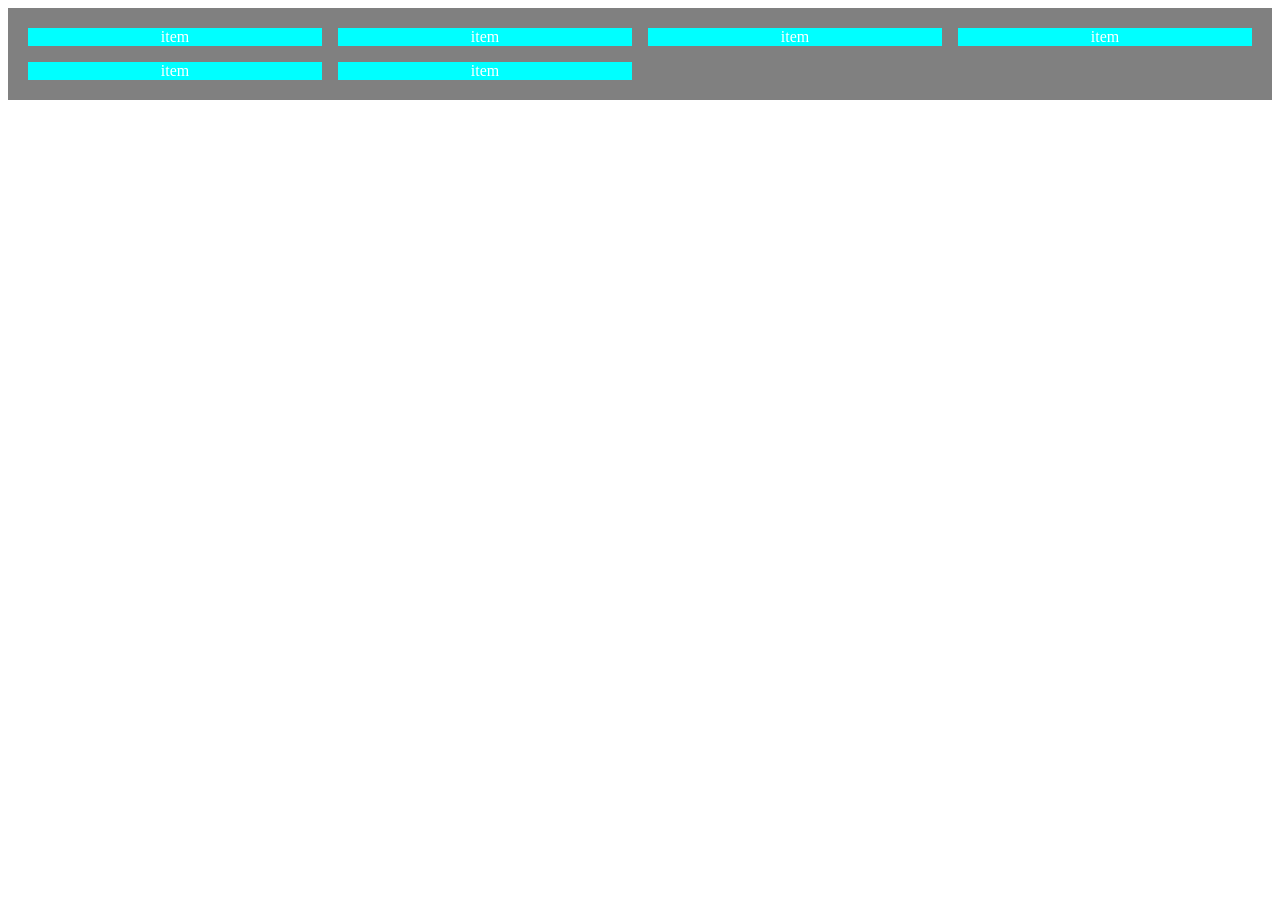
<file: OneDrive - Cambodia Academy of Digital Technology/Documents/CADT/Year2/TERM1/Fundamental Web Design (UIUX, HTML, CSS)/week5/practice1/index.html>
<!DOCTYPE html>
<html lang="eng">

    <head>
        <meta name="viewport" content="width=device-width, initial-scale=1.0">
        <title>ResponsiveGridLayout</title>
        <link rel="stylesheet" href="style.css">
    </head>
    <body>
        <div class="container">
            <div class="item">item</div>
            <div class="item">item</div>
            <div class="item">item</div>  
            <div class="item">item</div>
            <div class="item">item</div>
            <div class="item">item</div> 
        </div>
    </body>



</html>
</file>
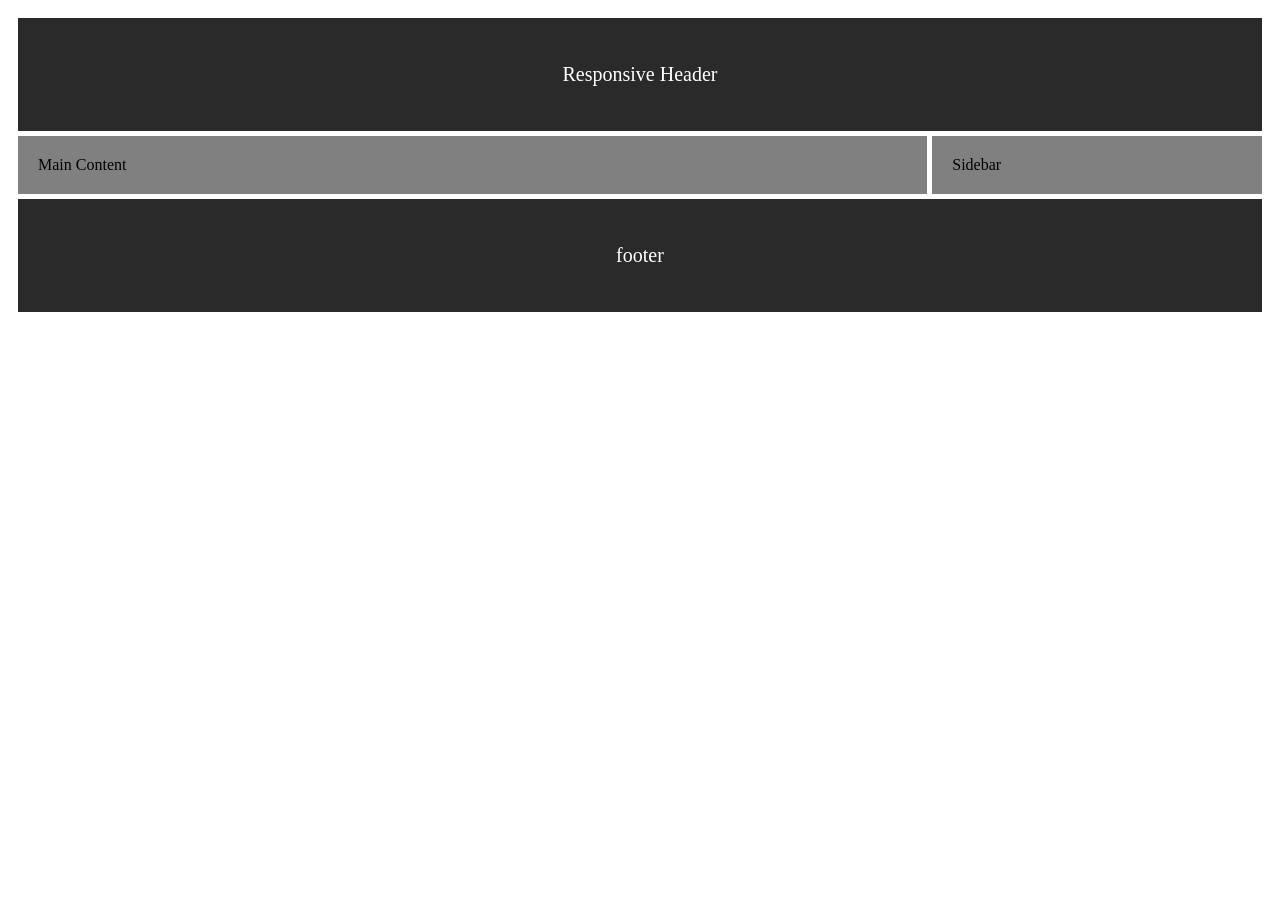
<file: OneDrive - Cambodia Academy of Digital Technology/Documents/CADT/Year2/TERM1/Fundamental Web Design (UIUX, HTML, CSS)/week5/practice3/index.html>
<!DOCTYPE html>
<html lang="eng">
    <head>
        <meta name="viewport" content="width=device-width, initial-scale=1.0">
        <title>ResponsiveWeblayout</title>
        <link rel="stylesheet" href="style.css">
    </head>
    <body>
        <div class="container">
            <div class="head">Responsive Header</div>

            <div class="center">
                <div class="bars main-content">Main Content</div>
                <div class="bars sidebar">Sidebar</div>
            </div>

            <div class="footer">footer</div>
        </div>
    </body>



</html>
</file>
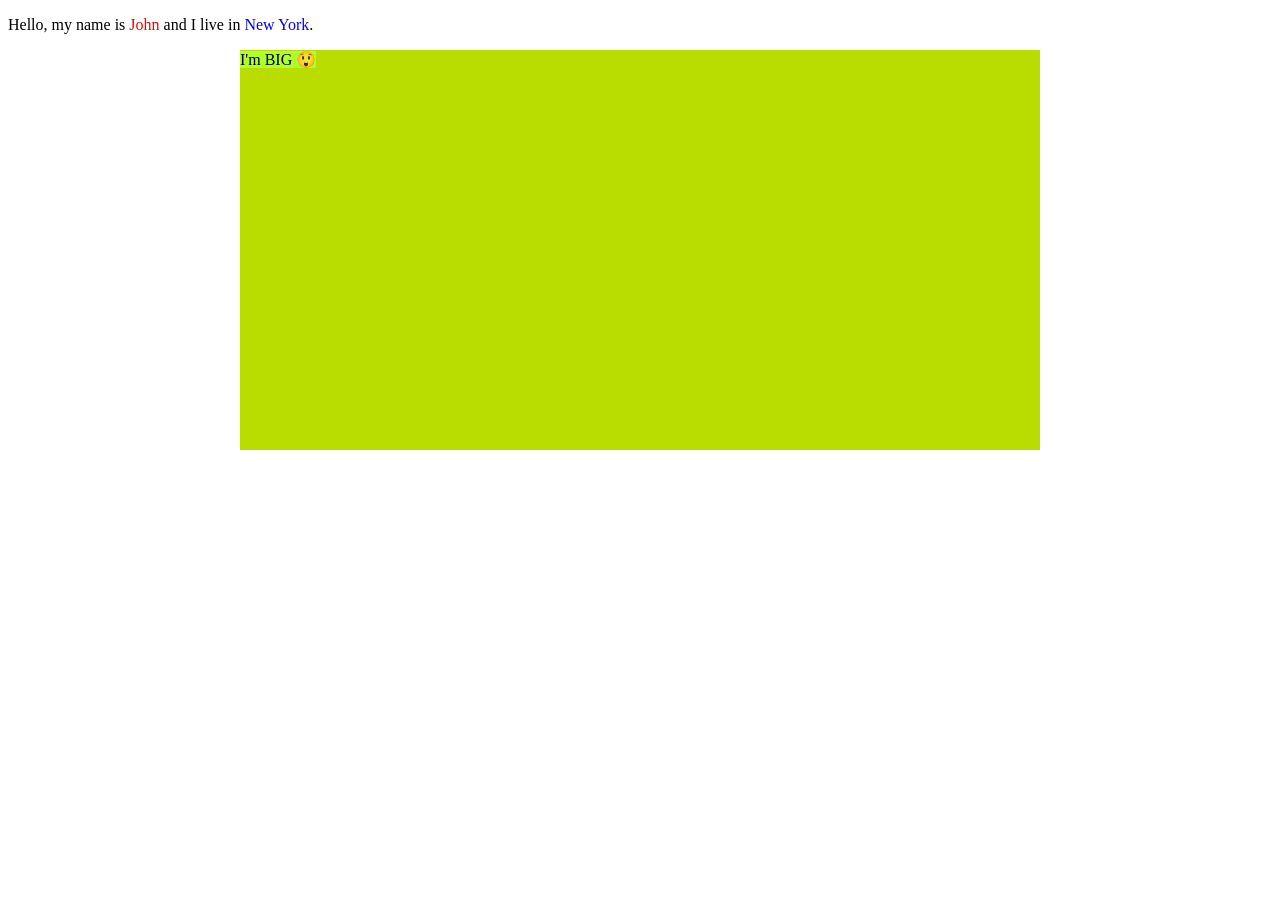
<file: OneDrive - Cambodia Academy of Digital Technology/Documents/CADT/Year2/TERM1/Fundamental Web Design (UIUX, HTML, CSS)/week5/practise4/index.html>
<!DOCTYPE html>
<html lang="eng">
    <head>
        <meta name="viewport" content="width=device-width, initial-scale=1.0">
        <title>media&&clamp</title>
        <link rel="stylesheet" href="style.css">
    </head>
    <body>
        <p>
            Hello, my name is <span style="color: red;">John</span> and I live in <span style="color: blue;">New York</span>.
        </p>
        <div class="content">
            <span class="small">I'm SMALL 😲</span>
            <span class="big">I'm BIG 😲</span>
        </div>
    </body>



</html>
</file>
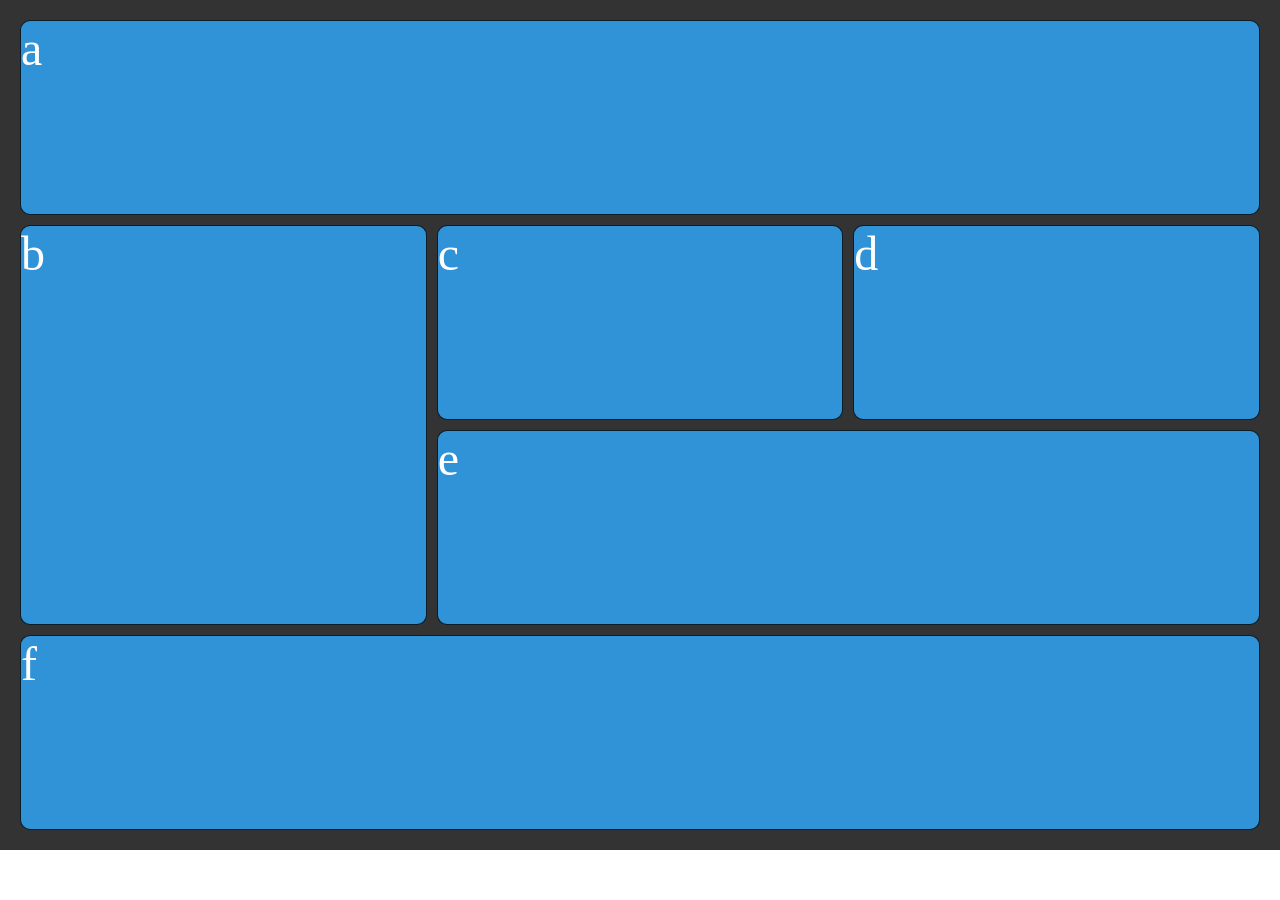
<file: OneDrive - Cambodia Academy of Digital Technology/Documents/CADT/Year2/TERM1/Fundamental Web Design (UIUX, HTML, CSS)/START-CODE-week4/START-CODE--Week4/EX-1/index.html>
<!DOCTYPE html>
<html lang="en">
<head>
    <meta charset="UTF-8">
    <meta name="viewport" content="width=device-width, initial-scale=1.0">
    <title>Grid</title>
    <link rel="stylesheet" href="style.css">
</head>
<body>
    <div class="wrapper">
        <div class="item a">a</div>
        <div class="item b">b</div>
        <div class="item c">c</div>  
        <div class="item d">d</div>
        <div class="item e">e</div>
        <div class="item f">f</div>  
      </div>
</body>
</html>
</file>
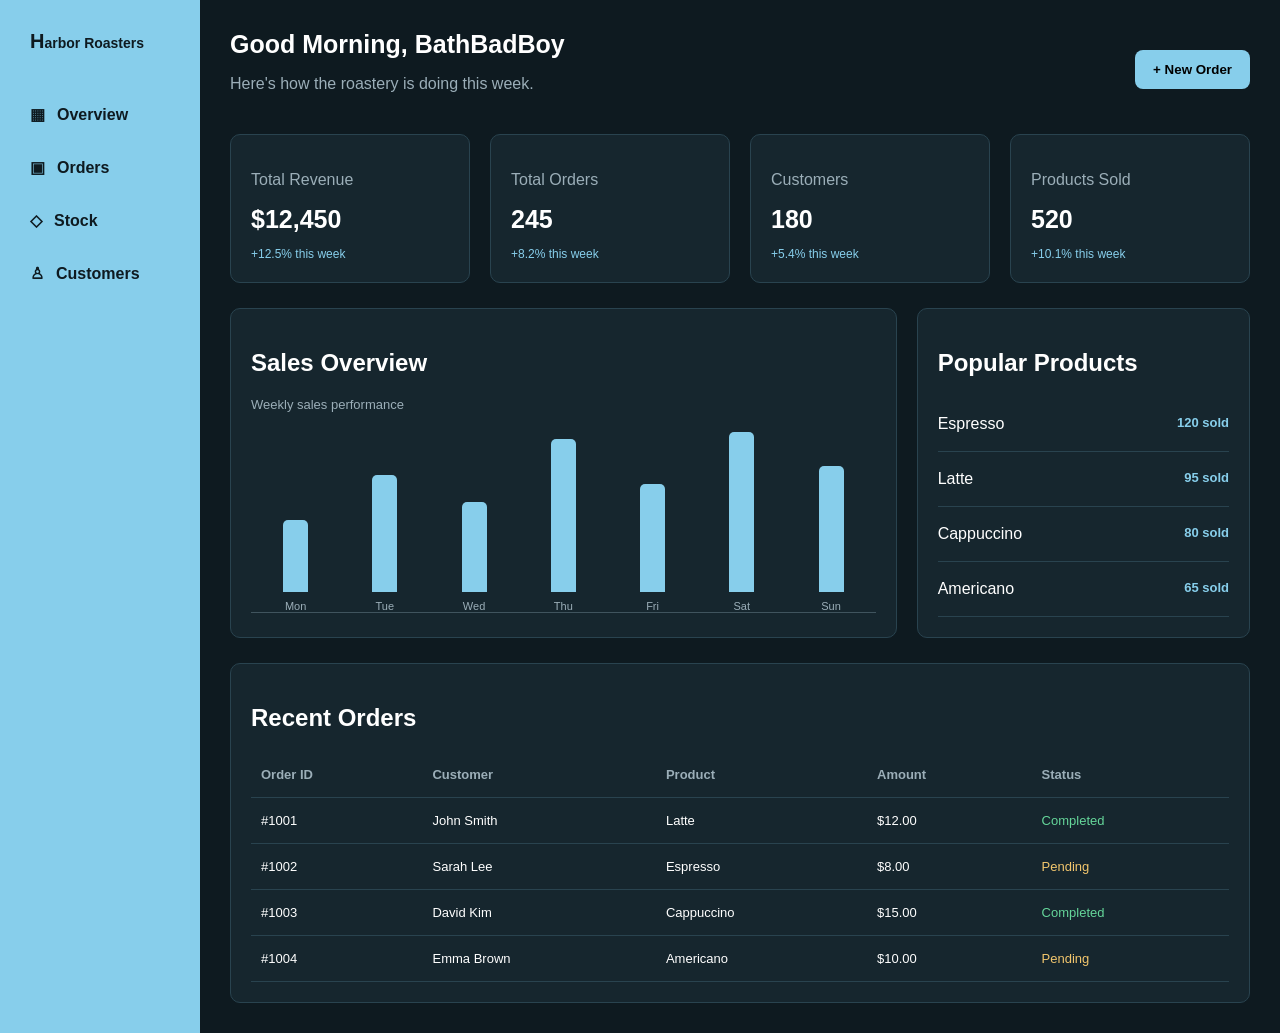
<file: OneDrive - Cambodia Academy of Digital Technology/Documents/CADT/Year2/TERM1/Fundamental Web Design (UIUX, HTML, CSS)/START-CODE-week4/START-CODE--Week4/Ex-4/index.html>
<!DOCTYPE html>
<html lang="en">
<head>
    <meta charset="UTF-8">
    <meta name="viewport" content="width=device-width, initial-scale=1.0">
    <title>Dashboard layout</title>
    <link rel="stylesheet" href="style.css">
</head>
<body>

    <div class="app">

        <!-- Sidebar -->
        <div class="side">

            <div class="logo">H<span>arbor Roasters</span></div>

            <div class="feature">
                <a href="#overview">▦ <span>Overview</span></a>
                <a href="#orders">▣ <span>Orders</span></a>
                <a href="#stock">◇ <span>Stock</span></a>
                <a href="#customers">♙ <span>Customers</span></a>
            </div>

        </div>

        <!-- Main Dashboard -->
        <div class="main">

            <div class="header" id="overview">
                <div>
                    <h1>Good Morning, BathBadBoy</h1>
                    <p>Here's how the roastery is doing this week.</p>
                </div>

                <button>+ New Order</button>
            </div>

            <!-- Head section -->
            <div class="meterail">

                <div class="info">
                    <p>Total Revenue</p>
                    <h2>$12,450</h2>
                    <span>+12.5% this week</span>
                </div>

                <div class="info">
                    <p>Total Orders</p>
                    <h2>245</h2>
                    <span>+8.2% this week</span>
                </div>

                <div class="info">
                    <p>Customers</p>
                    <h2>180</h2>
                    <span>+5.4% this week</span>
                </div>

                <div class="info">
                    <p>Products Sold</p>
                    <h2>520</h2>
                    <span>+10.1% this week</span>
                </div>

            </div>

            <!-- Middle Section -->
            <div class="content">

                <div class="sales">
                    <h2>Sales Overview</h2>
                    <p>Weekly sales performance</p>

                    <div class="chart">

                        <div class="bar">
                            <div class="bar1" style="height:40%"></div>
                            <span>Mon</span>
                        </div>

                        <div class="bar">
                            <div class="bar1" style="height:65%"></div>
                            <span>Tue</span>
                        </div>

                        <div class="bar">
                            <div class="bar1" style="height:50%"></div>
                            <span>Wed</span>
                        </div>

                        <div class="bar">
                            <div class="bar1" style="height:85%"></div>
                            <span>Thu</span>
                        </div>

                        <div class="bar">
                            <div class="bar1" style="height:60%"></div>
                            <span>Fri</span>
                        </div>

                        <div class="bar">
                            <div class="bar1" style="height:95%"></div>
                            <span>Sat</span>
                        </div>

                        <div class="bar">
                            <div class="bar1" style="height:70%"></div>
                            <span>Sun</span>
                        </div>

                    </div>
                </div>

                <div class="popular" id="stock">
                    <h2>Popular Products</h2>

                    <div class="product">
                        <span>Espresso</span>
                        <b>120 sold</b>
                    </div>

                    <div class="product">
                        <span>Latte</span>
                        <b>95 sold</b>
                    </div>

                    <div class="product">
                        <span>Cappuccino</span>
                        <b>80 sold</b>
                    </div>

                    <div class="product">
                        <span>Americano</span>
                        <b>65 sold</b>
                    </div>

                </div>

            </div>

            <!-- Recent Orders -->
            <div class="orders" id="orders">

                <h2>Recent Orders</h2>

                <table>
                    <tr>
                        <th>Order ID</th>
                        <th>Customer</th>
                        <th>Product</th>
                        <th>Amount</th>
                        <th>Status</th>
                    </tr>

                    <tr>
                        <td>#1001</td>
                        <td>John Smith</td>
                        <td>Latte</td>
                        <td>$12.00</td>
                        <td class="completed">Completed</td>
                    </tr>

                    <tr>
                        <td>#1002</td>
                        <td>Sarah Lee</td>
                        <td>Espresso</td>
                        <td>$8.00</td>
                        <td class="pending">Pending</td>
                    </tr>

                    <tr>
                        <td>#1003</td>
                        <td>David Kim</td>
                        <td>Cappuccino</td>
                        <td>$15.00</td>
                        <td class="completed">Completed</td>
                    </tr>

                    <tr>
                        <td>#1004</td>
                        <td>Emma Brown</td>
                        <td>Americano</td>
                        <td>$10.00</td>
                        <td class="pending">Pending</td>
                    </tr>

                </table>

            </div>

        </div>

    </div>

</body>
</html>
</file>
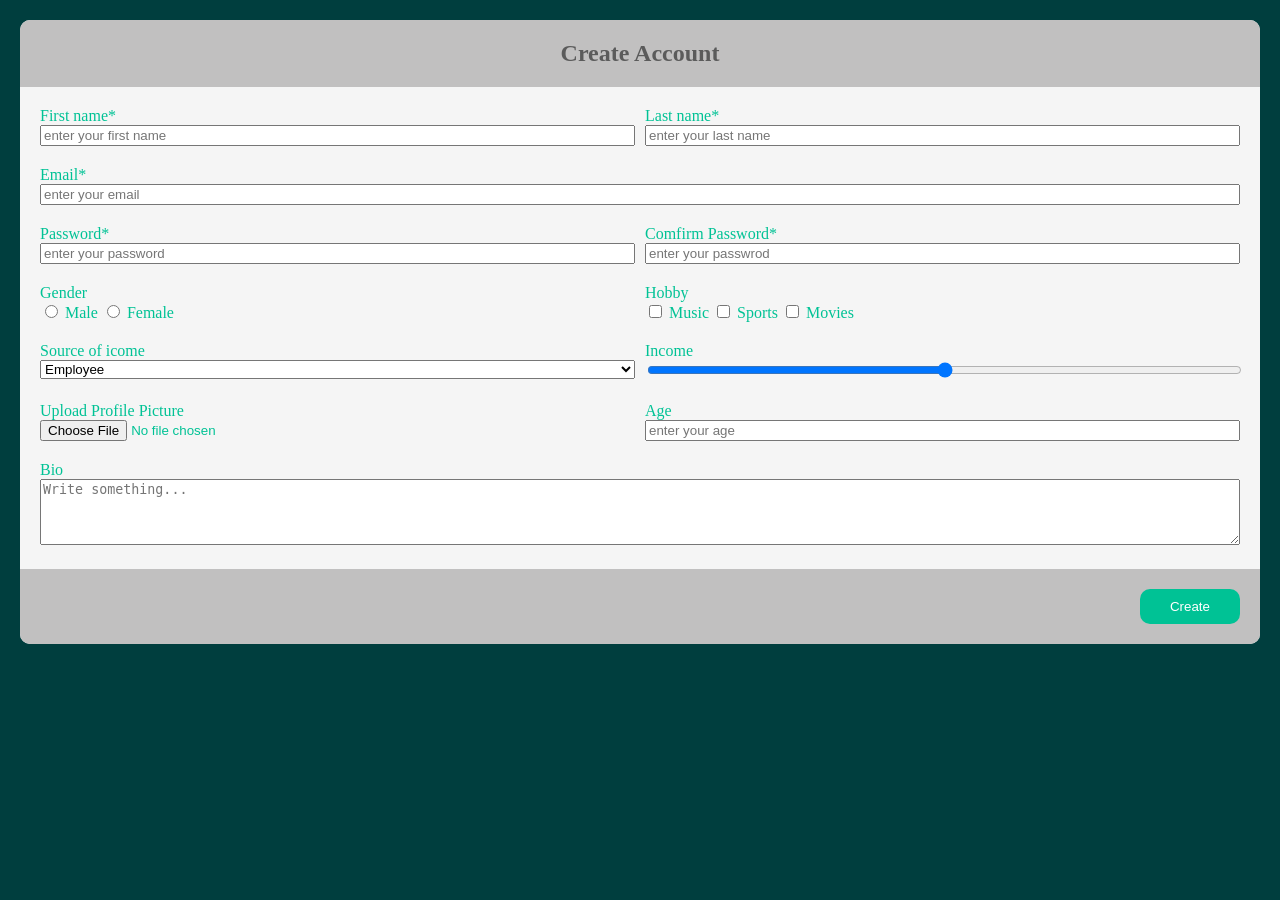
<file: OneDrive - Cambodia Academy of Digital Technology/Documents/CADT/Year2/TERM1/Fundamental Web Design (UIUX, HTML, CSS)/week5/practice-form&input/createAccount.html>
<!DOCTYPE html>
<html lang="eng">
    <head>
        <meta name="viewport" content="width=device-width, initial-scale=1.0">
        <title>CreateAccount</title>
        <link rel="stylesheet" href="styles.css">
    </head>
    <body>
        <div class="container">
            <div class="head">Create Account</div>

            <div class="middle">
                <div class="name">
                    <label>
                        First name*<br>
                        <input type="text" placeholder="enter your first name">
                    </label>
                    <label>
                        Last name*<br>
                        <input type="text" placeholder="enter your last name">
                    </label>
                </div>

                <label class="email">Email*<br>
                    <input type="email" placeholder="enter your email">
                </label>

                <div class="password">
                    <label>
                        Password*<br>
                        <input type="text" placeholder="enter your password">
                    </label>
                    <label>
                        Comfirm Password*<br>
                        <input type="text" placeholder="enter your passwrod">
                    </label>
                </div>

                <div class="gender">
                    <label>
                        Gender<br>
                        <input type="radio" value="male">
                        <label>Male</label>
                        <input type="radio" value="female">
                        <label>Female</label>
                    </label>
                    <label>
                        Hobby<br>
                        <input type="checkbox">
                        <label>Music</label>
                        <input type="checkbox">
                        <label>Sports</label>
                        <input type="checkbox">
                        <label>Movies</label>
                    </label>
                </div>

                <div class="source">
                    <label>
                        Source of icome<br>
                        <select>
                            <option>Employee</option>
                            <option>BOSS</option>
                            <option>CEO</option>
                            <option>Manager</option>
                        </select>
                    </label>
                    <label>
                        Income<br>
                        <input type="range" min="0" max="1000">
                    </label>
                </div>

                <div class="file">
                    <label>
                        Upload Profile Picture<br>
                        <input type="file">
                    </label>
                    <label>
                        Age<br>
                        <input type="text" placeholder="enter your age">
                    </label>
                </div>
                <div class="bio">
                    <label>
                        Bio<br>
                        <textarea rows="4"
                        placeholder="Write something..."></textarea>
                    </label>
                </div>
            </div>
            <div class="footer">
                <button>Create</button>
            </div>
        </div>
        
    </body>
</html>
</file>
<file: OneDrive - Cambodia Academy of Digital Technology/Documents/CADT/Year2/TERM1/Fundamental Web Design (UIUX, HTML, CSS)/week5/practice1/style.css>
.container{
    display:grid;
    grid-template-columns: repeat(4,1fr);
    background-color: gray;
    gap:1em;
    padding: 20px;
}

.item{
    background-color: aqua;
    color:white;
    text-align: center;
}

@media (max-width: 1000px) {
    .container{
        grid-template-columns: repeat(3,1fr);
    }
}

@media (max-width: 768px) {
    .container{
        grid-template-columns: repeat(2,1fr);
    }
}

@media (max-width: 480px) {
    .container{
        grid-template-columns: 1fr;
    }
}
</file>
<file: OneDrive - Cambodia Academy of Digital Technology/Documents/CADT/Year2/TERM1/Fundamental Web Design (UIUX, HTML, CSS)/week5/practice3/style.css>
.container{
    display:grid;
    grid-template-rows: auto 1fr auto;
    gap:5px;
    margin: 0;
    padding: 10px;
}

.head, .footer{
    display: flex;
    background-color: rgb(43, 42, 42);
    color: white;
    justify-content: center;
    align-items: center;
    padding: 20px;
    font-size: 16px;
}

.center{
    display: flex;
    flex-direction: column;
    gap:5px;    
}

.bars{
    background-color: gray;
    padding:20px;
    text-align: flex-start;
    box-sizing: border-box;
}

.main-content {
    flex: 1;
}

.sidebar {
    flex: 1;
}

@media (min-width: 600px) and (max-width: 900px) {
    .center {
        flex-direction: row; 
    }
    
    .main-content {
        flex: 1; 
    }
    
    .sidebar {
        flex: 1; 
    }

    .head, .footer {
        padding: 30px; 
        font-size: 18px;
    }
}

@media (min-width: 900px) {
    .center {
        flex-direction: row; 
    }

    .main-content {
        flex: 3; 
    }
    
    .sidebar {
        flex: 1; 
    }

    .head, .footer {
        padding: 45px; 
        font-size: 20px;
    }
}
</file>
<file: OneDrive - Cambodia Academy of Digital Technology/Documents/CADT/Year2/TERM1/Fundamental Web Design (UIUX, HTML, CSS)/week5/practise4/style.css>
.big {
    display: none;
    background-color: greenyellow;
}
.small {
    display: inline;
    background-color: red;
}

@media (min-width: 600px) {
    .small {
        display: none;
    }
    .big {
        display: inline;
    }
}

.content {
    width: clamp(300px,100%,800px);
    height: 400px;
    background-color: #badd00; 
    margin: 0 auto;
}
</file>
<file: OneDrive - Cambodia Academy of Digital Technology/Documents/CADT/Year2/TERM1/Fundamental Web Design (UIUX, HTML, CSS)/START-CODE-week4/START-CODE--Week4/EX-1/style.css>
/* Styling only */
body {
  margin: 0;
}

.wrapper {
  background-color: #333333;
  color: #444;
  padding: 20px;

  height: 90vh;
}

.item {
  background-color: #3092d7;
  color: #fff;
  border-radius: 10px;
  border: 1px solid rgba(0, 0, 0, 0.8);
  font-size: 3em;
}

/* Layouting only  (your work)*/

.wrapper {
  display:grid;
  grid-template-columns: repeat(3, 1fr);
  grid-template-rows: repeat(4, 1fr);
  gap: 10px;
}
.a{
  grid-column: 1/4;
}
.b{
  grid-row: span 2;
}
.e{
  grid-column: span 2;
}
.f{
  grid-column: span 3;
}
</file>
<file: OneDrive - Cambodia Academy of Digital Technology/Documents/CADT/Year2/TERM1/Fundamental Web Design (UIUX, HTML, CSS)/START-CODE-week4/START-CODE--Week4/Ex-4/style.css>
body {
    margin: 0;
    background-color: #0e1a20;
    color: white;
    font-family: Arial, sans-serif;
}

.app {
    display: grid;
    grid-template-columns: 200px 1fr;
    min-height: 100vh;
}

/* Sidebar */

.side {
    background-color: skyblue;
    color: #0e1a20;
    padding: 30px 20px;
}

.logo {
    font-size: 20px;
    font-weight: bold;
    padding: 0 10px;
}

.logo span {
    font-size: 14px;
}

.feature {
    display: flex;
    flex-direction: column;
    gap: 10px;
    margin-top: 40px;
}

.feature a {
    display: flex;
    align-items: center;
    gap: 12px;
    padding: 12px 10px;
    border-radius: 10px;
    color: inherit;
    text-decoration: none;
    font-weight: bold;
}

.feature a:hover {
    background-color: rgb(255 255 255 / 40%);
}

/* Main */

.main {
    padding: 30px;
    display: grid;
    gap: 25px;
}

/* Header */

.header {
    display: flex;
    justify-content: space-between;
    align-items: center;
}

.header h1 {
    font-size: 25px;
    margin: 0;
}

.header p {
    color: #9baeb8;
}

button {
    background-color: skyblue;
    border: none;
    padding: 12px 18px;
    border-radius: 8px;
    font-weight: bold;
    cursor: pointer;
}

/* Information Cards */

.meterail {
    display: grid;
    grid-template-columns: repeat(4, 1fr);
    gap: 20px;
}

.info {
    padding: 20px;
    border-radius: 10px;
    border: 1px solid #29434f;
    background-color: #16262e;
}

.info p {
    color: #9baeb8;
}

.info h2 {
    font-size: 25px;
    margin: 10px 0;
}

.info span {
    color: skyblue;
    font-size: 12px;
}

/* Middle Section */

.content {
    display: grid;
    grid-template-columns: 2fr 1fr;
    gap: 20px;
}

.sales, .popular, .orders {
    background-color: #16262e;
    border: 1px solid #29434f;
    border-radius: 10px;
    padding: 20px;
}

.sales p {
    color: #9baeb8;
    font-size: 13px;
}

/* Chart */

.chart {
    display: flex;
    justify-content: space-around;
    align-items: end;
    height: 180px;
    margin-top: 20px;
    border-bottom: 1px solid #40545e;
}

.bar {
    display: flex;
    flex-direction: column;
    align-items: center;
    justify-content: end;
    height: 100%;
    gap: 8px;
}

.bar1 {
    width: 25px;
    background-color: skyblue;
    border-radius: 5px 5px 0 0;
}

.bar span {
    font-size: 11px;
    color: #9baeb8;
}

/* Popular Products */

.product {
    display: flex;
    justify-content: space-between;
    padding: 18px 0;
    border-bottom: 1px solid #29434f;
}

.product b {
    color: skyblue;
    font-size: 13px;
}

/* Recent Orders */

.orders table {
    width: 100%;
    border-collapse: collapse;
    margin-top: 15px;
    text-align: left;
}

.orders th, .orders td {
    padding: 15px 10px;
    border-bottom: 1px solid #29434f;
    font-size: 13px;
}

.orders th {
    color: #9baeb8;
}

.completed {
    color: #65d69a;
}

.pending {
    color: #f2c66d;
}

/* Smaller Screens */

@media (max-width: 800px) {

    .app {
        grid-template-columns: 1fr;
    }

    .side {
        padding: 15px;
    }

    .feature {
        flex-direction: row;
        flex-wrap: wrap;
        margin-top: 15px;
    }

    .main {
        padding: 20px;
    }

    .meterail {
        grid-template-columns: repeat(2, 1fr);
    }

    .content {
        grid-template-columns: 1fr;
    }

    .orders {
        overflow-x: auto;
    }

}
</file>
<file: OneDrive - Cambodia Academy of Digital Technology/Documents/CADT/Year2/TERM1/Fundamental Web Design (UIUX, HTML, CSS)/week5/practice-form&input/styles.css>
body{
    background-color:rgb(0, 62, 62);
    margin: 20px;
}

.container{
    display:flex;
    flex-direction: column;
    background-color: whitesmoke;
    border-radius: 10px;
}
.head{
    border-radius: 10px 10px 0 0;
    text-align: center;
    background-color: rgb(193, 192, 192);
    color: rgb(91, 91, 91);
    font-size: 24px;
    font-weight: bold;
    padding:20px;
}
.middle{
    display:flex;
    flex-direction: column;
    color: rgb(0, 194, 149);
    margin:20px;
    gap:20px;
}
.name, .password, .gender, .source, .file{
    display:flex;
    justify-content: space-between;
    gap:10px;
    
}
.name label, .password label, .source label, .file label{
    flex:1;
}
.name input, .password input,.email input, .source select, .source input, .file input, .bio textarea{
    width: 100%;     
    box-sizing: border-box;
}
.email{
    display:block;
}
.gender label{
    flex:1;
    flex-direction: row;
}

.footer{
    border-radius: 0 0 10px 10px;
    background-color: rgb(193, 192, 192);
    padding:20px;
    display: flex;
    justify-content: flex-end;
}

.footer button{
    background-color:rgb(0, 194, 149) ;
    padding:10px;
    border-radius: 10px;
    width: 100px;
    color: white;
    border: none;
}
</file>
